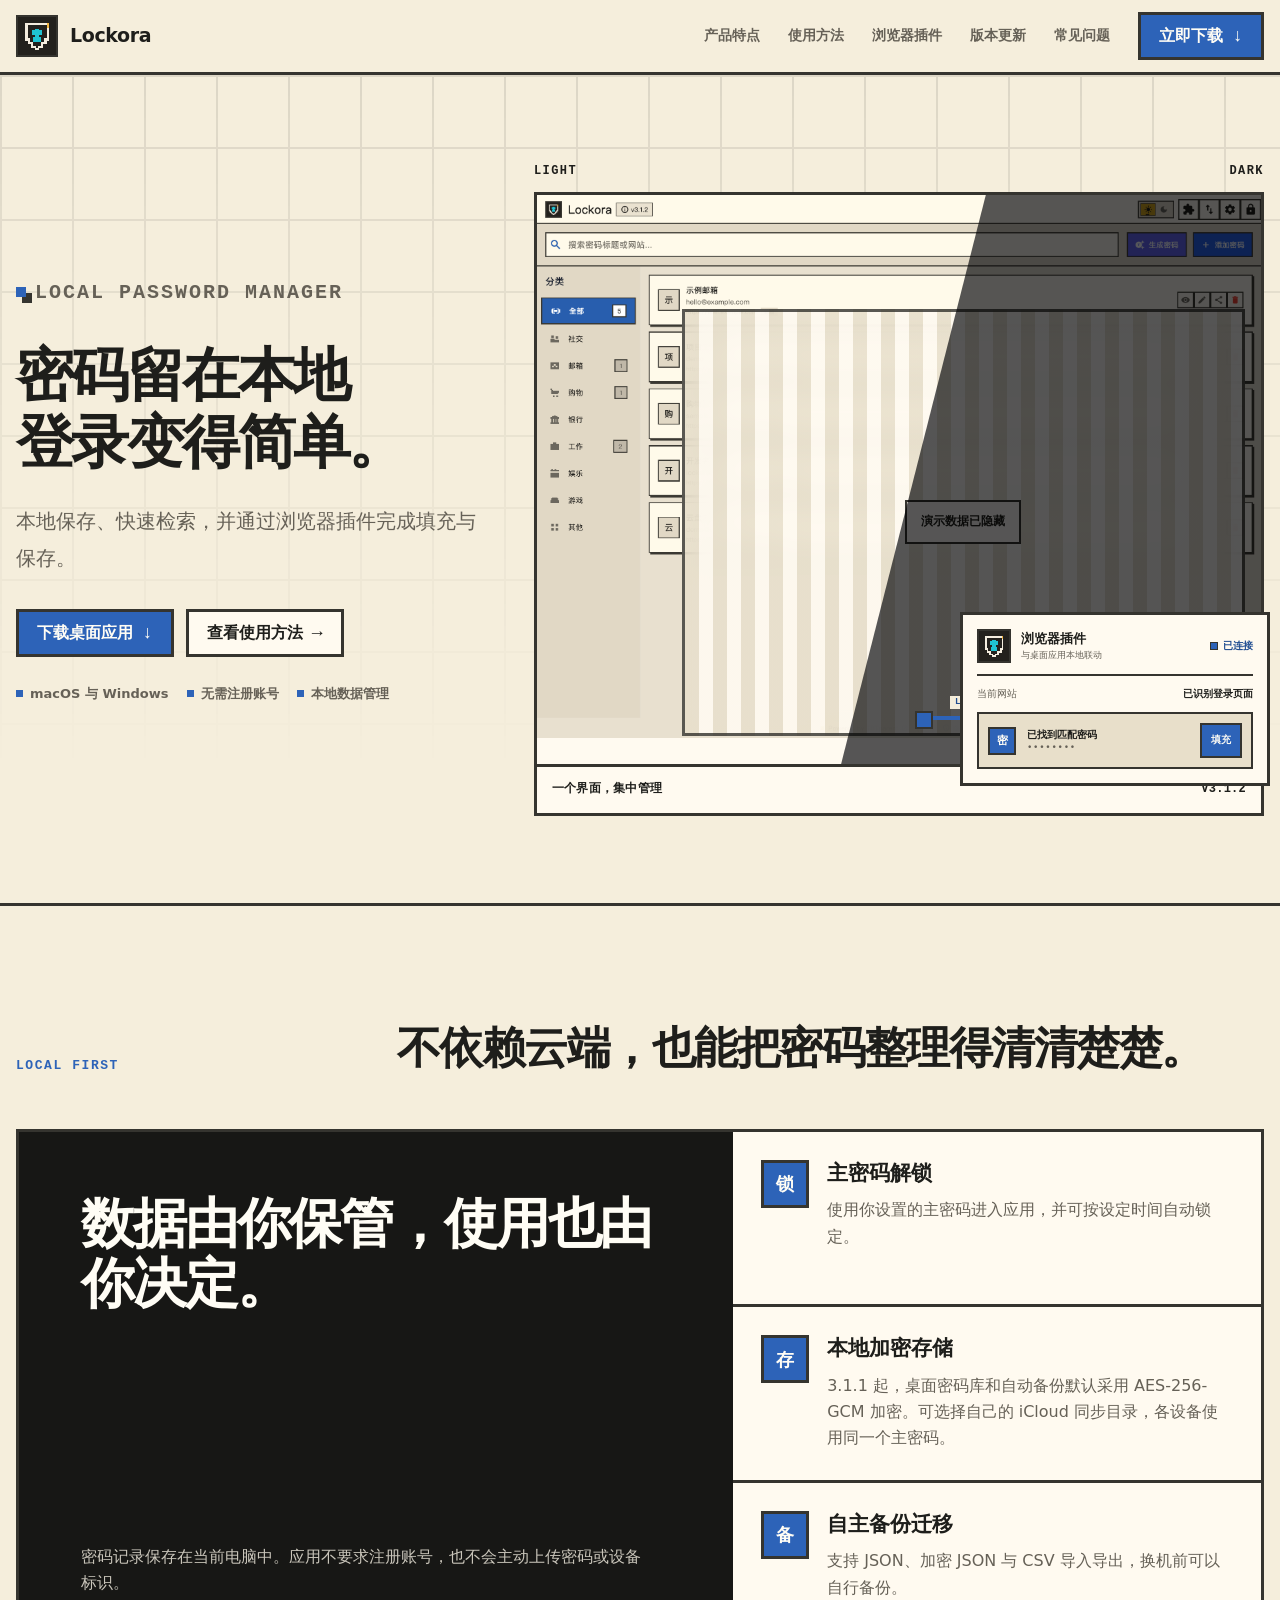
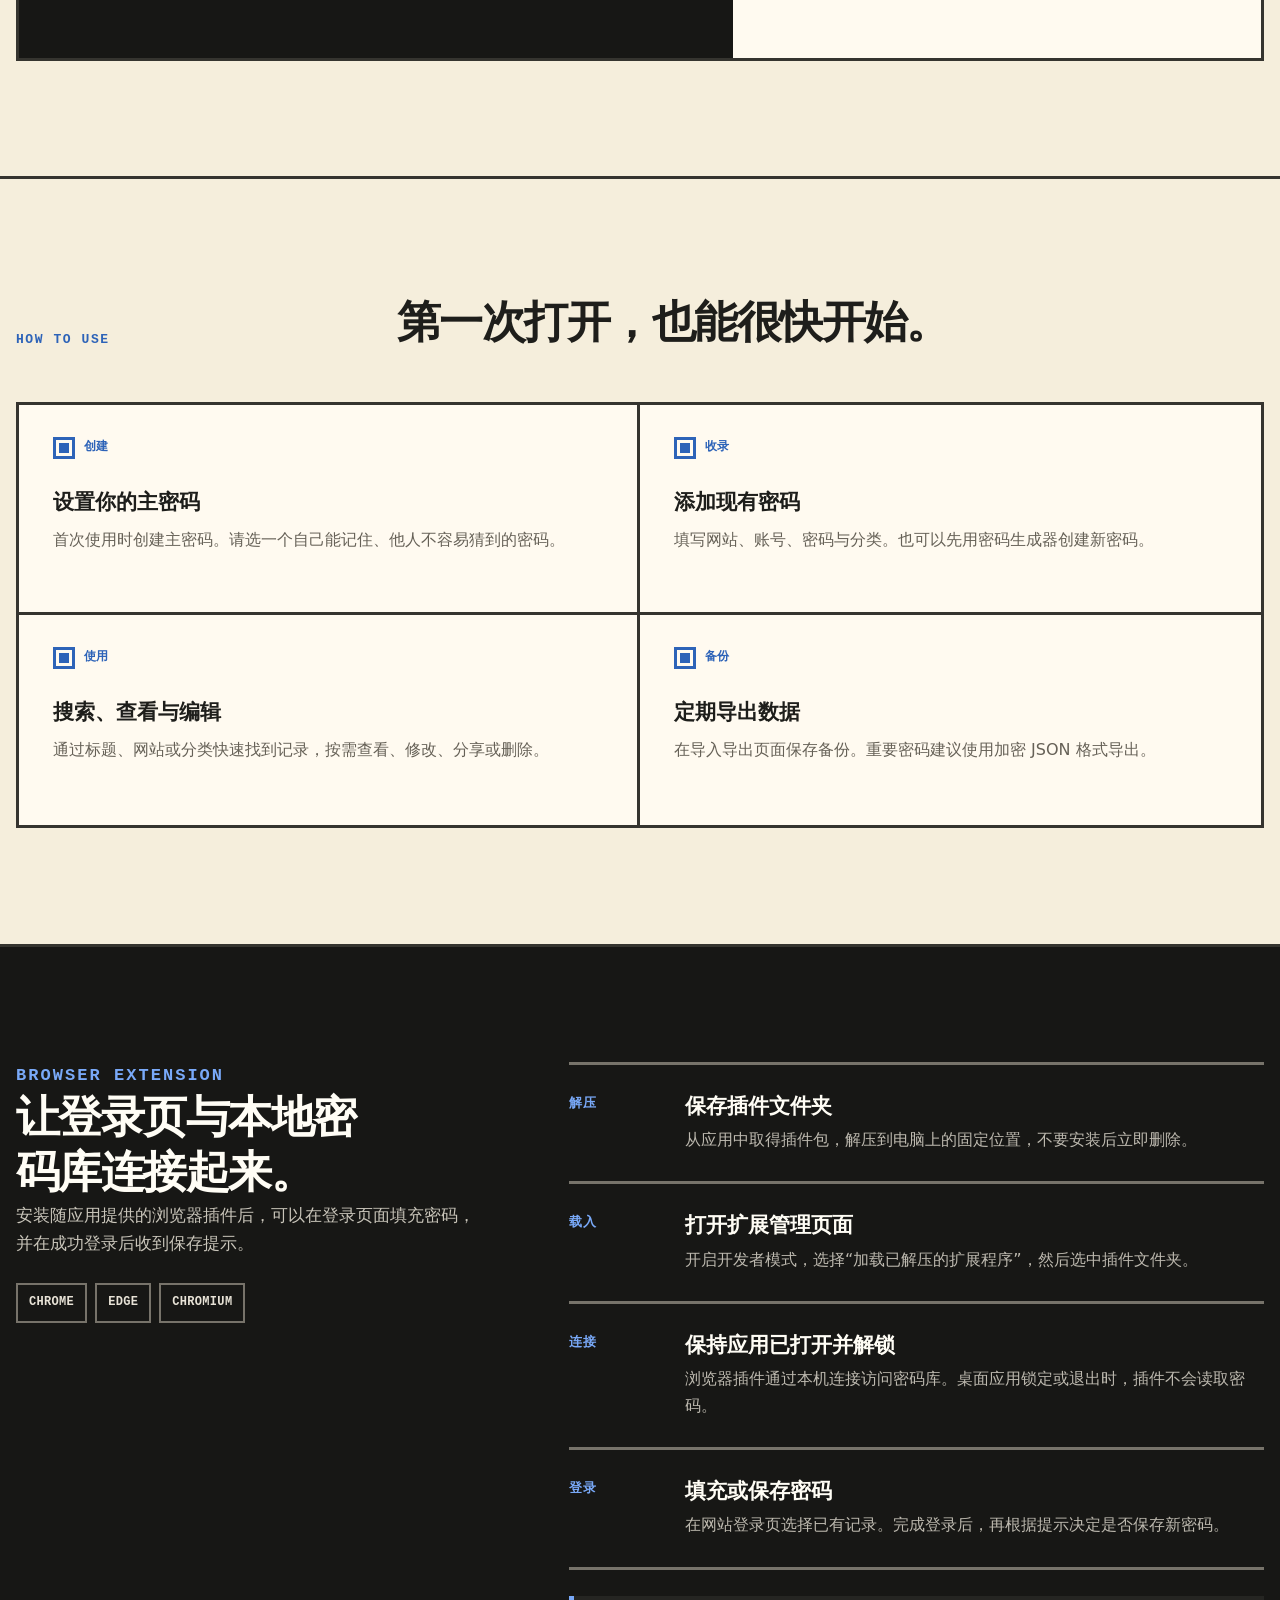
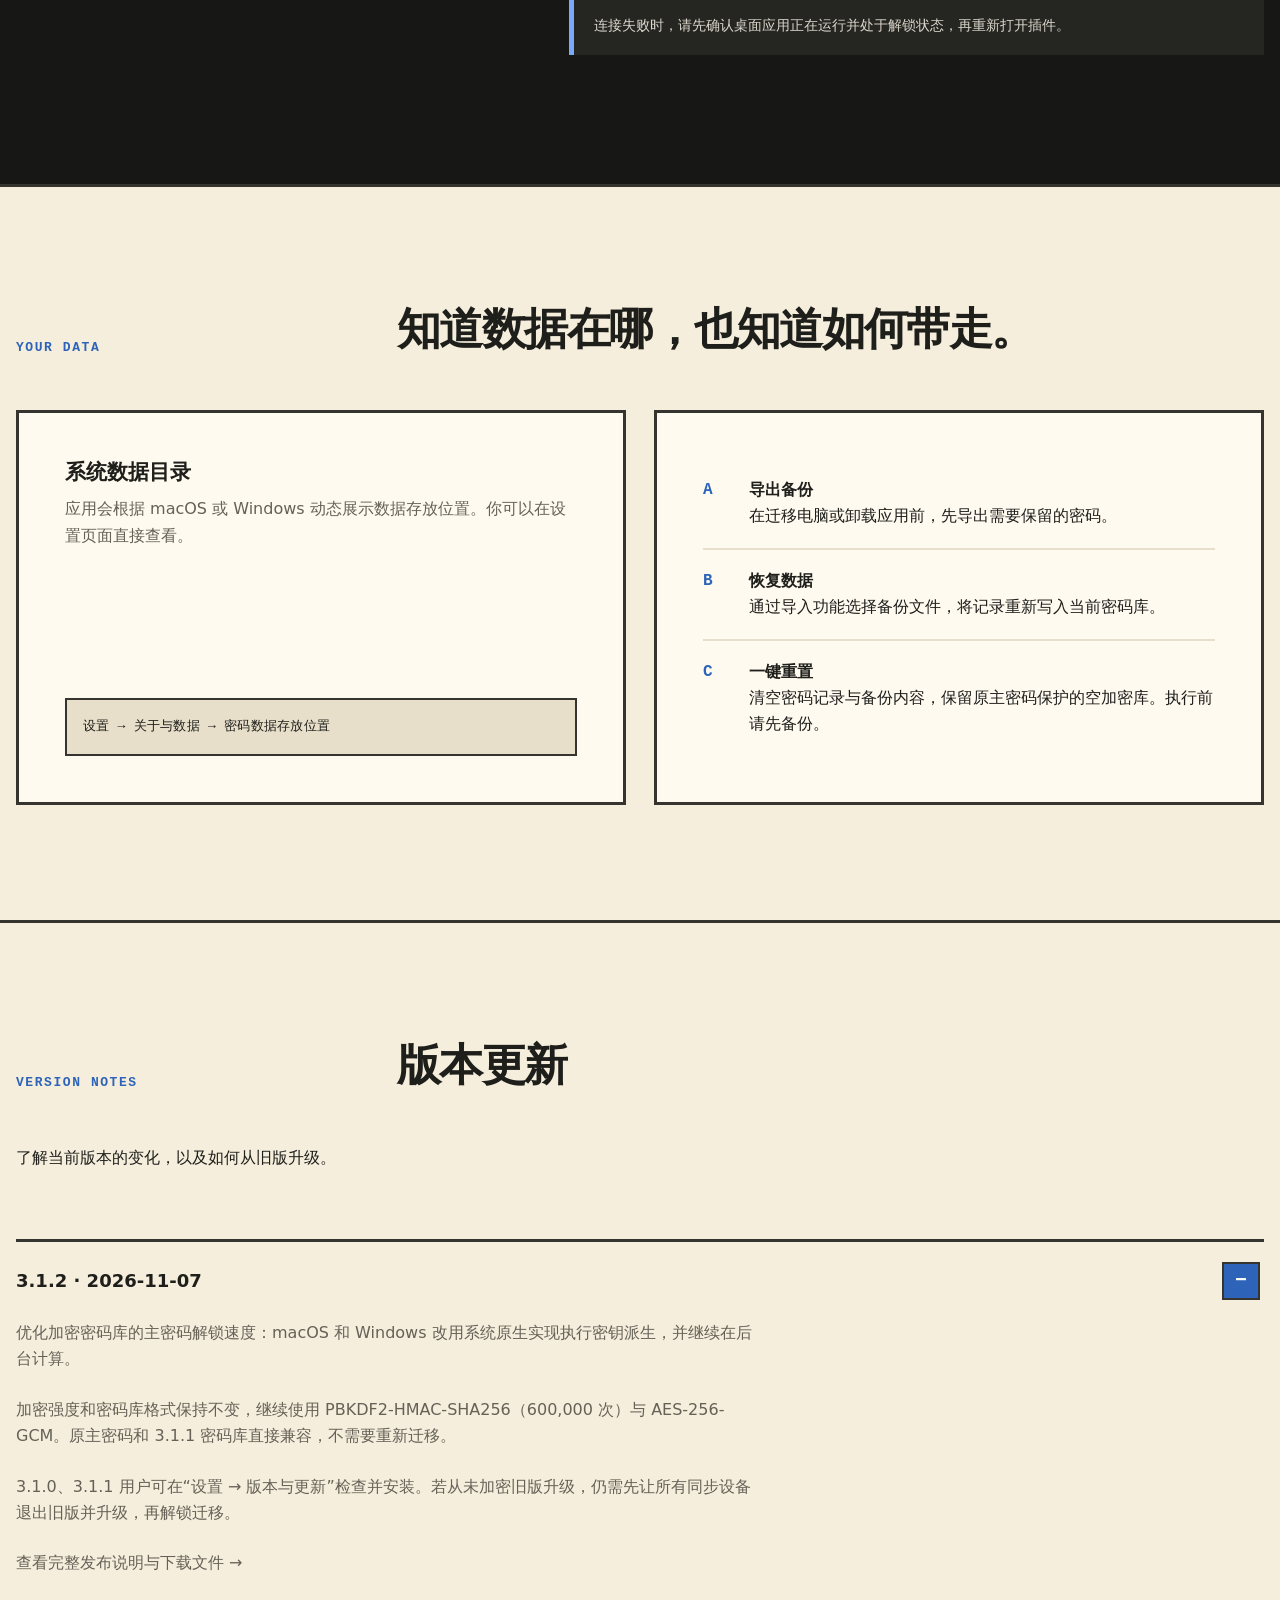
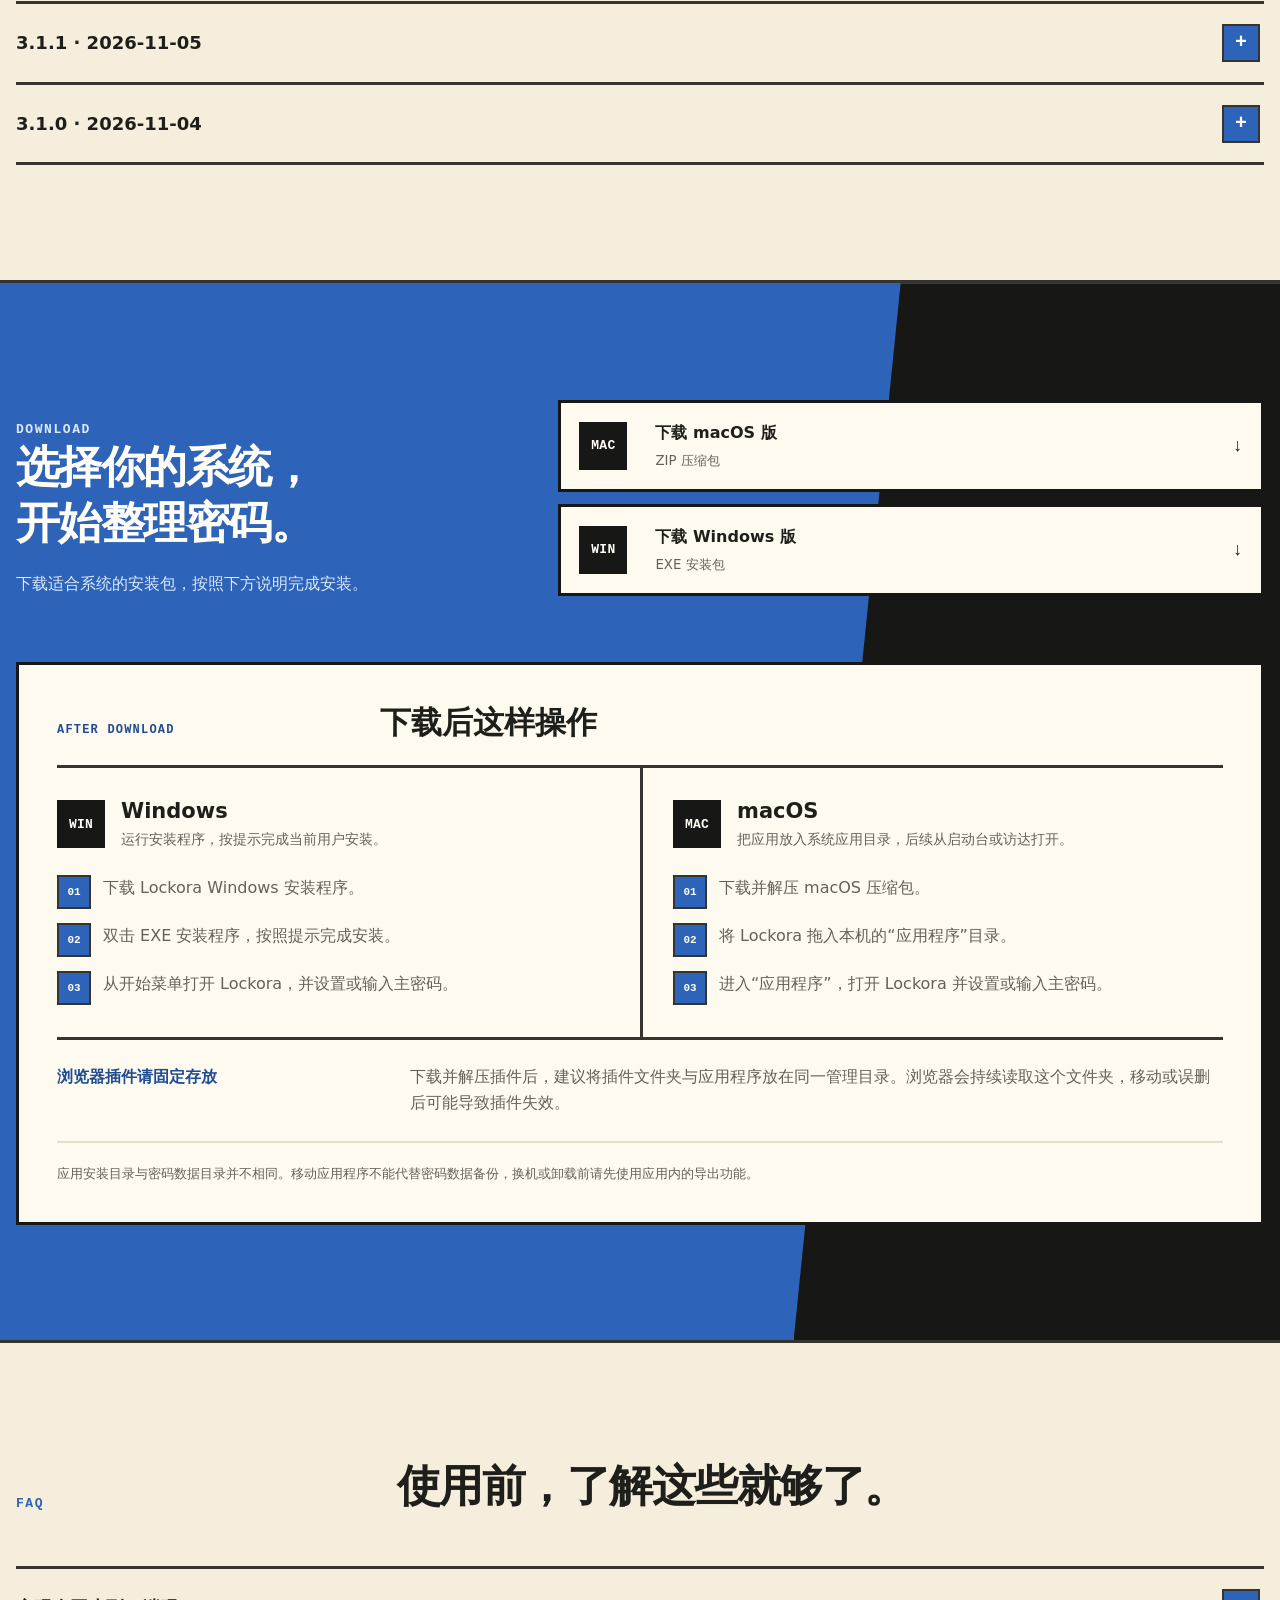
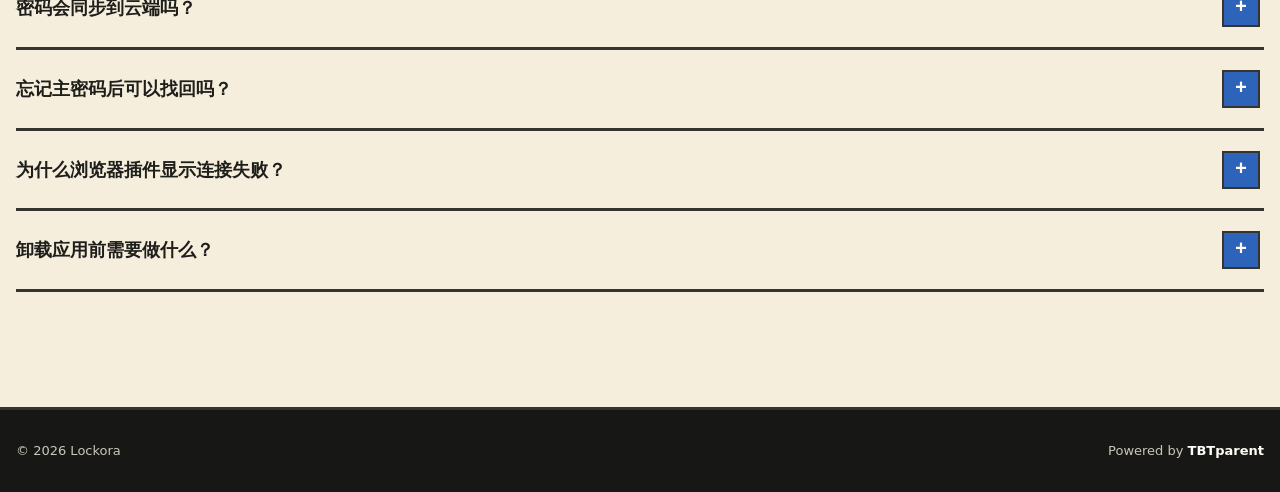
<file: landing.html>
<!doctype html>
<html lang="zh-CN">
<head>
  <meta charset="utf-8">
  <meta name="viewport" content="width=device-width, initial-scale=1">
  <meta name="description" content="Lockora 是一款面向 macOS 与 Windows 的本地密码管理器，支持密码生成、分类检索、浏览器填充与导入导出。">
  <meta name="theme-color" content="#f5eedc">
  <title>Lockora | 本地保存，轻松使用</title>
  <link rel="icon" href="landing-assets/logo.png?v=lockora">
  <link rel="stylesheet" href="landing.css">
</head>
<body>
  <a class="skip-link" href="#main">跳到主要内容</a>

  <header class="site-header">
    <nav class="nav shell" aria-label="主要导航">
      <a class="brand" href="#top" aria-label="Lockora 首页">
        <img src="landing-assets/logo.png?v=lockora" alt="Lockora 像素盾牌图标" width="42" height="42">
        <span>Lockora</span>
      </a>
      <div class="nav-links">
        <a href="#features">产品特点</a>
        <a href="#guide">使用方法</a>
        <a href="#extension">浏览器插件</a>
        <a href="#updates">版本更新</a>
        <a href="#faq">常见问题</a>
      </div>
      <a class="button button-primary" href="#download">立即下载 <span class="pixel-arrow" aria-hidden="true">↓</span></a>
    </nav>
  </header>

  <main id="main">
    <section class="hero" id="top">
      <div class="hero-grid shell">
        <div class="hero-copy reveal">
          <p class="eyebrow mono">LOCAL PASSWORD MANAGER</p>
          <h1>密码留在本地<br>登录变得简单。</h1>
          <p>本地保存、快速检索，并通过浏览器插件完成填充与保存。</p>
          <div class="hero-actions">
            <a class="button button-primary" href="#download">下载桌面应用 <span class="pixel-arrow" aria-hidden="true">↓</span></a>
            <a class="button button-secondary" href="#guide">查看使用方法 <span class="pixel-arrow" aria-hidden="true">→</span></a>
          </div>
          <div class="hero-note" aria-label="支持特性">
            <span>macOS 与 Windows</span>
            <span>无需注册账号</span>
            <span>本地数据管理</span>
          </div>
        </div>

        <div class="product-stage reveal">
          <div class="theme-labels mono" aria-hidden="true">
            <span>LIGHT</span>
            <span>DARK</span>
          </div>
          <figure class="product-figure">
            <div class="product-window">
              <img src="landing-assets/app-overview.png?v=lockora-3.1.2" alt="Lockora 3.1.2 主界面，新版盾牌图标与演示密码数据">
              <div class="privacy-mask" aria-hidden="true"><span>演示数据已隐藏</span></div>
            </div>
            <figcaption class="product-caption mono">
              <span>一个界面，集中管理</span>
              <span>V3.1.2</span>
            </figcaption>
          </figure>

          <span class="connection-link" aria-hidden="true"><i></i></span>
          <aside class="extension-preview" aria-label="浏览器插件与桌面应用联动示意">
            <div class="extension-preview-head">
              <img src="landing-assets/browser-extension.png?v=lockora" alt="浏览器插件图标" width="34" height="34">
              <div>
                <strong>浏览器插件</strong>
                <span>与桌面应用本地联动</span>
              </div>
              <span class="extension-status"><i aria-hidden="true"></i>已连接</span>
            </div>
            <div class="extension-site">
              <span>当前网站</span>
              <strong>已识别登录页面</strong>
            </div>
            <div class="extension-entry">
              <span class="extension-entry-icon" aria-hidden="true">密</span>
              <span><strong>已找到匹配密码</strong><small>••••••••</small></span>
              <span class="extension-fill">填充</span>
            </div>
          </aside>
        </div>
      </div>
    </section>

    <section class="section" id="features">
      <div class="shell">
        <div class="section-head reveal">
          <p class="section-kicker mono">LOCAL FIRST</p>
          <h2>不依赖云端，也能把密码整理得清清楚楚。</h2>
        </div>

        <div class="trust-layout reveal">
          <div class="trust-lead">
            <strong>数据由你保管，使用也由你决定。</strong>
            <p>密码记录保存在当前电脑中。应用不要求注册账号，也不会主动上传密码或设备标识。</p>
          </div>
          <div class="trust-list">
            <article class="trust-item">
              <span class="pixel-tile" aria-hidden="true">锁</span>
              <div>
                <h3>主密码解锁</h3>
                <p>使用你设置的主密码进入应用，并可按设定时间自动锁定。</p>
              </div>
            </article>
            <article class="trust-item">
              <span class="pixel-tile" aria-hidden="true">存</span>
              <div>
                <h3>本地加密存储</h3>
                <p>3.1.1 起，桌面密码库和自动备份默认采用 AES-256-GCM 加密。可选择自己的 iCloud 同步目录，各设备使用同一个主密码。</p>
              </div>
            </article>
            <article class="trust-item">
              <span class="pixel-tile" aria-hidden="true">备</span>
              <div>
                <h3>自主备份迁移</h3>
                <p>支持 JSON、加密 JSON 与 CSV 导入导出，换机前可以自行备份。</p>
              </div>
            </article>
          </div>
        </div>
      </div>
    </section>

    <section class="section" id="guide">
      <div class="shell">
        <div class="section-head reveal">
          <p class="section-kicker mono">HOW TO USE</p>
          <h2>第一次打开，也能很快开始。</h2>
        </div>

        <div class="flow reveal">
          <article class="flow-item">
            <span class="flow-mark mono">创建</span>
            <h3>设置你的主密码</h3>
            <p>首次使用时创建主密码。请选一个自己能记住、他人不容易猜到的密码。</p>
          </article>
          <article class="flow-item">
            <span class="flow-mark mono">收录</span>
            <h3>添加现有密码</h3>
            <p>填写网站、账号、密码与分类。也可以先用密码生成器创建新密码。</p>
          </article>
          <article class="flow-item">
            <span class="flow-mark mono">使用</span>
            <h3>搜索、查看与编辑</h3>
            <p>通过标题、网站或分类快速找到记录，按需查看、修改、分享或删除。</p>
          </article>
          <article class="flow-item">
            <span class="flow-mark mono">备份</span>
            <h3>定期导出数据</h3>
            <p>在导入导出页面保存备份。重要密码建议使用加密 JSON 格式导出。</p>
          </article>
        </div>
      </div>
    </section>

    <section class="section extension-section" id="extension">
      <div class="shell">
        <div class="extension-layout">
          <div class="extension-copy reveal">
            <p class="section-kicker mono">BROWSER EXTENSION</p>
            <h2>让登录页与本地密码库连接起来。</h2>
            <p>安装随应用提供的浏览器插件后，可以在登录页面填充密码，并在成功登录后收到保存提示。</p>
            <div class="browser-badges mono" aria-label="支持的浏览器">
              <span>CHROME</span>
              <span>EDGE</span>
              <span>CHROMIUM</span>
            </div>
          </div>

          <div class="reveal">
            <div class="extension-steps">
              <article class="extension-step">
                <span class="verb mono">解压</span>
                <div>
                  <h3>保存插件文件夹</h3>
                  <p>从应用中取得插件包，解压到电脑上的固定位置，不要安装后立即删除。</p>
                </div>
              </article>
              <article class="extension-step">
                <span class="verb mono">载入</span>
                <div>
                  <h3>打开扩展管理页面</h3>
                  <p>开启开发者模式，选择“加载已解压的扩展程序”，然后选中插件文件夹。</p>
                </div>
              </article>
              <article class="extension-step">
                <span class="verb mono">连接</span>
                <div>
                  <h3>保持应用已打开并解锁</h3>
                  <p>浏览器插件通过本机连接访问密码库。桌面应用锁定或退出时，插件不会读取密码。</p>
                </div>
              </article>
              <article class="extension-step">
                <span class="verb mono">登录</span>
                <div>
                  <h3>填充或保存密码</h3>
                  <p>在网站登录页选择已有记录。完成登录后，再根据提示决定是否保存新密码。</p>
                </div>
              </article>
            </div>
            <p class="extension-tip">连接失败时，请先确认桌面应用正在运行并处于解锁状态，再重新打开插件。</p>
          </div>
        </div>
      </div>
    </section>

    <section class="section" id="data">
      <div class="shell">
        <div class="section-head reveal">
          <p class="section-kicker mono">YOUR DATA</p>
          <h2>知道数据在哪，也知道如何带走。</h2>
        </div>

        <div class="data-layout reveal">
          <article class="data-copy">
            <div>
              <h3>系统数据目录</h3>
              <p>应用会根据 macOS 或 Windows 动态展示数据存放位置。你可以在设置页面直接查看。</p>
            </div>
            <div class="path-box mono">设置 → 关于与数据 → 密码数据存放位置</div>
          </article>
          <article class="data-panel">
            <ul class="data-list">
              <li><b class="mono">A</b><span><strong>导出备份</strong><br>在迁移电脑或卸载应用前，先导出需要保留的密码。</span></li>
              <li><b class="mono">B</b><span><strong>恢复数据</strong><br>通过导入功能选择备份文件，将记录重新写入当前密码库。</span></li>
              <li><b class="mono">C</b><span><strong>一键重置</strong><br>清空密码记录与备份内容，保留原主密码保护的空加密库。执行前请先备份。</span></li>
            </ul>
          </article>
        </div>
      </div>
    </section>

    <section class="section" id="updates">
      <div class="shell">
        <div class="section-head reveal">
          <p class="section-kicker mono">VERSION NOTES</p>
          <h2>版本更新</h2>
          <p>了解当前版本的变化，以及如何从旧版升级。</p>
        </div>
        <div class="faq-list reveal">
          <details open>
            <summary>3.1.2 · 2026-11-07</summary>
            <p>优化加密密码库的主密码解锁速度：macOS 和 Windows 改用系统原生实现执行密钥派生，并继续在后台计算。</p>
            <p>加密强度和密码库格式保持不变，继续使用 PBKDF2-HMAC-SHA256（600,000 次）与 AES-256-GCM。原主密码和 3.1.1 密码库直接兼容，不需要重新迁移。</p>
            <p>3.1.0、3.1.1 用户可在“设置 → 版本与更新”检查并安装。若从未加密旧版升级，仍需先让所有同步设备退出旧版并升级，再解锁迁移。</p>
            <p><a href="https://github.com/JojoShine/password_manager/releases/tag/lockora-v3.1.2" target="_blank" rel="noopener noreferrer">查看完整发布说明与下载文件 →</a></p>
          </details>
          <details>
            <summary>3.1.1 · 2026-11-05</summary>
            <p>macOS 和 Windows 密码库默认使用 AES-256-GCM 认证加密，主文件、自动备份与写入临时文件均保存为密文。主密码通过带随机盐的 PBKDF2-HMAC-SHA256（600,000 次）派生密钥，同一个同步库在各设备使用同一个主密码。</p>
            <p>3.1.0 用户可进入“设置 → 版本与更新”检查并安装；3.0.0 用户需手动下载安装。所有同步设备应先退出旧版并升级至 3.1.1，再用原主密码解锁迁移，旧版不能继续写入新格式。</p>
            <p>历史导出、旧目录副本与云盘历史版本不会自动清理。普通 JSON、CSV 导出仍为明文；本次加密适用于桌面版，不覆盖 Web 和移动端的原有存储实现。</p>
            <p><a href="https://github.com/JojoShine/password_manager/releases/tag/lockora-v3.1.1" target="_blank" rel="noopener noreferrer">查看完整发布说明与下载文件 →</a></p>
          </details>
          <details>
            <summary>3.1.0 · 2026-11-04</summary>
            <p>应用和浏览器扩展统一更名为 Lockora，更新图标。支持更改密码库目录，可选择 iCloud 等自己的同步目录；改进重复保存提示、扩展连接恢复与底部显示。</p>
            <p>macOS 和 Windows 新增“设置 → 版本与更新”，可检查版本并由用户确认安装，更新包会验证签名。正在编辑、保存或导入导出时会阻止更新退出。</p>
            <p>3.0.0 用户需手动安装本版一次，原设置与密码库路径继续保留。3.1.0 尚未启用桌面密码库的默认加密，主密码解锁不等于文件加密。</p>
            <p><a href="https://github.com/JojoShine/password_manager/releases/tag/lockora-v3.1.0" target="_blank" rel="noopener noreferrer">查看完整发布说明与下载文件 →</a></p>
          </details>
        </div>
      </div>
    </section>

    <section class="section download-section" id="download">
      <div class="download-content shell">
        <div class="reveal">
          <p class="section-kicker download-kicker mono">DOWNLOAD</p>
          <h2>选择你的系统，开始整理密码。</h2>
          <p>下载适合系统的安装包，按照下方说明完成安装。</p>
        </div>
        <div class="download-options reveal">
          <a class="download-card" href="https://tbtparent-me.oss-cn-hangzhou.aliyuncs.com/Download/lockora/releases/3.1.2/Lockora-3.1.2-macos.zip" download>
            <span class="os-icon mono" aria-hidden="true">MAC</span>
            <span><strong>下载 macOS 版</strong><small>ZIP 压缩包</small></span>
            <span class="pixel-arrow" aria-hidden="true">↓</span>
          </a>
          <a class="download-card" href="https://tbtparent-me.oss-cn-hangzhou.aliyuncs.com/Download/lockora/releases/3.1.2/Lockora-3.1.2-windows-setup.exe" download>
            <span class="os-icon mono" aria-hidden="true">WIN</span>
            <span><strong>下载 Windows 版</strong><small>EXE 安装包</small></span>
            <span class="pixel-arrow" aria-hidden="true">↓</span>
          </a>
        </div>
      </div>

      <div class="install-guide shell reveal" aria-labelledby="install-title">
        <div class="install-guide-head">
          <p class="mono">AFTER DOWNLOAD</p>
          <h3 id="install-title">下载后这样操作</h3>
        </div>

        <div class="install-platforms">
          <article class="install-platform">
            <div class="install-platform-title">
              <span class="os-icon mono" aria-hidden="true">WIN</span>
              <div>
                <h3>Windows</h3>
                <p>运行安装程序，按提示完成当前用户安装。</p>
              </div>
            </div>
            <ol class="install-step-list">
              <li>下载 Lockora Windows 安装程序。</li>
              <li>双击 EXE 安装程序，按照提示完成安装。</li>
              <li>从开始菜单打开 Lockora，并设置或输入主密码。</li>
            </ol>
          </article>

          <article class="install-platform">
            <div class="install-platform-title">
              <span class="os-icon mono" aria-hidden="true">MAC</span>
              <div>
                <h3>macOS</h3>
                <p>把应用放入系统应用目录，后续从启动台或访达打开。</p>
              </div>
            </div>
            <ol class="install-step-list">
              <li>下载并解压 macOS 压缩包。</li>
              <li>将 Lockora 拖入本机的“应用程序”目录。</li>
              <li>进入“应用程序”，打开 Lockora 并设置或输入主密码。</li>
            </ol>
          </article>
        </div>

        <aside class="plugin-install-note">
          <strong>浏览器插件请固定存放</strong>
          <p>下载并解压插件后，建议将插件文件夹与应用程序放在同一管理目录。浏览器会持续读取这个文件夹，移动或误删后可能导致插件失效。</p>
        </aside>

        <p class="install-data-note">应用安装目录与密码数据目录并不相同。移动应用程序不能代替密码数据备份，换机或卸载前请先使用应用内的导出功能。</p>
      </div>
    </section>

    <section class="section" id="faq">
      <div class="shell">
        <div class="section-head reveal">
          <p class="section-kicker mono">FAQ</p>
          <h2>使用前，了解这些就够了。</h2>
        </div>

        <div class="faq-list reveal">
          <details>
            <summary>密码会同步到云端吗？</summary>
            <p>应用不会把密码库上传到开发者服务器。你可以在设置中选择自己的 iCloud Drive 等同步目录，由对应云盘服务同步加密文件；所有设备使用同一个主密码。</p>
          </details>
          <details>
            <summary>忘记主密码后可以找回吗？</summary>
            <p>主密码无法通过服务器找回，因为应用没有保存你的云端账号。请妥善记住主密码，并定期导出备份。</p>
          </details>
          <details>
            <summary>为什么浏览器插件显示连接失败？</summary>
            <p>请先打开桌面应用并完成解锁。插件需要通过本机连接访问密码库，应用退出或锁定后会停止提供密码。</p>
          </details>
          <details>
            <summary>卸载应用前需要做什么？</summary>
            <p>先导出需要保留的密码备份，再根据应用内“应用卸载流程”的提示处理本地数据目录。</p>
          </details>
        </div>
      </div>
    </section>
  </main>

  <footer>
    <div class="footer-inner shell">
      <span>© <span id="year">2026</span> Lockora</span>
      <span>Powered by <a href="https://tbtparent.me" target="_blank" rel="noopener noreferrer">TBTparent</a></span>
    </div>
  </footer>
  <script src="landing.js"></script>
</body>
</html>
</file>
<file: landing.css>
:root {
      --paper: #f5eedc;
      --paper-strong: #fffaf0;
      --paper-muted: #e8dfca;
      --ink: #1e1e1b;
      --ink-soft: #666157;
      --line: #35342f;
      --blue: #2d63b8;
      --blue-deep: #204d91;
      --white: #fffdf5;
      --black: #171715;
      --red: #d54a3a;
      --max: 1440px;
      --pixel: 3px;
    }

    * {
      box-sizing: border-box;
    }

    html {
      scroll-behavior: smooth;
      background: var(--paper);
    }

    body {
      margin: 0;
      color: var(--ink);
      background: var(--paper);
      font-family: "PingFang SC", "Microsoft YaHei", "Noto Sans CJK SC", system-ui, sans-serif;
      line-height: 1.65;
      -webkit-font-smoothing: antialiased;
    }

    button,
    a {
      font: inherit;
    }

    a {
      color: inherit;
      text-decoration: none;
    }

    img {
      display: block;
      max-width: 100%;
    }

    ::selection {
      color: var(--white);
      background: var(--blue);
    }

    .mono {
      font-family: ui-monospace, SFMono-Regular, Menlo, Monaco, Consolas, "Liberation Mono", monospace;
      letter-spacing: .02em;
    }

    .skip-link {
      position: fixed;
      top: 10px;
      left: 10px;
      z-index: 100;
      padding: 10px 14px;
      color: var(--white);
      background: var(--black);
      border: 2px solid var(--white);
      transform: translateY(-160%);
    }

    .skip-link:focus {
      transform: translateY(0);
    }

    .shell {
      width: min(calc(100% - 32px), var(--max));
      margin-inline: auto;
    }

    .site-header {
      position: sticky;
      top: 0;
      z-index: 30;
      background: rgba(245, 238, 220, .96);
      border-bottom: var(--pixel) solid var(--line);
      backdrop-filter: blur(10px);
    }

    .nav {
      min-height: 72px;
      display: flex;
      align-items: center;
      gap: 28px;
    }

    .brand {
      display: inline-flex;
      align-items: center;
      gap: 12px;
      flex: 0 0 auto;
      font-size: 19px;
      font-weight: 900;
      letter-spacing: -.02em;
    }

    .brand img {
      width: 42px;
      height: 42px;
      object-fit: cover;
      image-rendering: pixelated;
      border: 2px solid var(--line);
      background: var(--paper-strong);
    }

    .nav-links {
      display: flex;
      align-items: center;
      justify-content: center;
      gap: 28px;
      margin-left: auto;
      color: var(--ink-soft);
      font-size: 14px;
      font-weight: 700;
    }

    .nav-links a:hover,
    .nav-links a:focus-visible {
      color: var(--blue);
    }

    .button {
      min-height: 48px;
      display: inline-flex;
      align-items: center;
      justify-content: center;
      gap: 9px;
      padding: 11px 18px;
      font-weight: 900;
      line-height: 1.1;
      border: var(--pixel) solid var(--line);
      border-radius: 0;
      cursor: pointer;
      transition: transform 140ms ease, background-color 140ms ease, color 140ms ease;
    }

    .button:hover {
      transform: translateY(-2px);
    }

    .button:active {
      transform: translateY(1px);
    }

    .button:focus-visible,
    summary:focus-visible,
    a:focus-visible {
      outline: 3px solid var(--blue);
      outline-offset: 3px;
    }

    .button-primary {
      color: var(--white);
      background: var(--blue);
    }

    .button-primary:hover {
      background: var(--blue-deep);
    }

    .button-secondary {
      color: var(--ink);
      background: var(--paper-strong);
    }

    .button-dark {
      color: var(--white);
      background: var(--black);
      border-color: var(--black);
    }

    .pixel-arrow {
      font-family: ui-monospace, monospace;
      font-size: 18px;
      line-height: 1;
    }

    .hero {
      position: relative;
      overflow: hidden;
      min-height: calc(100svh - 72px);
      border-bottom: var(--pixel) solid var(--line);
      background: var(--paper);
    }

    .hero::before {
      content: "";
      position: absolute;
      inset: 0;
      pointer-events: none;
      opacity: .12;
      background-image:
        linear-gradient(var(--line) 2px, transparent 2px),
        linear-gradient(90deg, var(--line) 2px, transparent 2px);
      background-size: 72px 72px;
      mask-image: linear-gradient(to bottom, #000, transparent 85%);
    }

    .hero-grid {
      position: relative;
      z-index: 1;
      min-height: calc(100svh - 72px);
      display: grid;
      grid-template-columns: minmax(430px, .78fr) minmax(0, 1.22fr);
      align-items: center;
      gap: clamp(28px, 4vw, 64px);
      padding-block: clamp(28px, 4vw, 50px);
    }

    .eyebrow {
      display: inline-flex;
      align-items: center;
      gap: 9px;
      margin: 0 0 22px;
      color: var(--blue);
      font-size: 13px;
      font-weight: 900;
      text-transform: uppercase;
      letter-spacing: .1em;
    }

    .eyebrow::before {
      content: "";
      width: 10px;
      height: 10px;
      background: var(--blue);
      box-shadow: 6px 6px 0 var(--line);
    }

    h1,
    h2,
    h3,
    p {
      margin-top: 0;
    }

    h1 {
      max-width: 650px;
      margin-bottom: 26px;
      font-size: clamp(42px, 4.5vw, 66px);
      line-height: 1.16;
      letter-spacing: -.045em;
      text-wrap: balance;
    }

    .hero-copy {
      width: auto;
      min-width: 0;
    }

    .hero-copy > p {
      max-width: 610px;
      margin-bottom: 32px;
      color: var(--ink-soft);
      font-size: clamp(17px, 1.8vw, 20px);
      line-height: 1.85;
    }

    .hero-actions {
      display: flex;
      flex-wrap: wrap;
      gap: 12px;
    }

    .hero-note {
      display: flex;
      flex-wrap: wrap;
      gap: 8px 18px;
      margin-top: 26px;
      color: var(--ink-soft);
      font-size: 13px;
      font-weight: 700;
    }

    .hero-note span {
      display: inline-flex;
      align-items: center;
      gap: 7px;
    }

    .hero-note span::before {
      content: "";
      width: 7px;
      height: 7px;
      background: var(--blue);
    }

    .product-stage {
      position: relative;
      min-width: 0;
      margin-top: 0;
    }

    .theme-labels {
      display: flex;
      justify-content: space-between;
      margin-bottom: 10px;
      color: var(--ink);
      font-size: 12px;
      font-weight: 900;
      letter-spacing: .12em;
    }

    .theme-labels span:first-child {
      color: var(--ink);
    }

    .product-window {
      position: relative;
      overflow: hidden;
      width: min(100%, calc(126.9svh - 328px));
      margin-left: auto;
      aspect-ratio: 2274 / 1792;
      border: var(--pixel) solid var(--line);
      background: var(--paper-strong);
      isolation: isolate;
    }

    .product-window::after {
      content: "";
      position: absolute;
      z-index: 6;
      inset: 0;
      pointer-events: none;
      background: rgba(6, 8, 12, .68);
      mix-blend-mode: multiply;
      clip-path: polygon(62% 0, 100% 0, 100% 100%, 42% 100%);
    }

    .product-figure {
      margin: 0;
    }

    .product-window img {
      width: 100%;
      height: 100%;
      object-fit: contain;
      object-position: center top;
    }

    .privacy-mask {
      position: absolute;
      z-index: 4;
      top: 20%;
      right: 2.2%;
      bottom: 5%;
      left: 20%;
      display: grid;
      place-items: center;
      overflow: hidden;
      border: 3px solid rgba(53, 52, 47, .82);
      background:
        repeating-linear-gradient(
          90deg,
          rgba(232, 223, 202, .84) 0 14px,
          rgba(255, 250, 240, .9) 14px 28px
        );
      backdrop-filter: blur(14px) saturate(.5);
    }

    .privacy-mask span {
      position: relative;
      z-index: 1;
      padding: 10px 14px;
      color: var(--ink);
      background: var(--paper-strong);
      border: 2px solid var(--line);
      font-size: 12px;
      font-weight: 900;
    }

    .product-caption {
      display: flex;
      align-items: center;
      justify-content: space-between;
      gap: 16px;
      padding: 13px 15px;
      color: var(--ink);
      background: var(--paper-strong);
      border: var(--pixel) solid var(--line);
      border-top: 0;
      font-size: 12px;
      font-weight: 800;
    }

    .product-caption span:last-child {
      color: var(--ink);
    }

    .connection-link {
      position: absolute;
      z-index: 7;
      right: 250px;
      bottom: 96px;
      width: 92px;
      height: 4px;
      background: var(--blue);
    }

    .connection-link::before,
    .connection-link::after {
      content: "";
      position: absolute;
      top: -5px;
      width: 14px;
      height: 14px;
      background: var(--blue);
      border: 2px solid var(--line);
    }

    .connection-link::before {
      left: -7px;
    }

    .connection-link::after {
      right: -7px;
    }

    .connection-link i {
      position: absolute;
      top: -20px;
      left: 28px;
      padding: 2px 5px;
      color: var(--blue-deep);
      background: var(--paper);
      font: 900 9px/1 ui-monospace, monospace;
      letter-spacing: .08em;
    }

    .connection-link i::before {
      content: "LOCAL";
    }

    .extension-preview {
      position: absolute;
      z-index: 8;
      right: -6px;
      bottom: 30px;
      width: min(310px, 43%);
      padding: 14px;
      color: var(--ink);
      background: var(--paper-strong);
      border: var(--pixel) solid var(--line);
    }

    .extension-preview-head {
      display: grid;
      grid-template-columns: 34px 1fr auto;
      gap: 10px;
      align-items: center;
      padding-bottom: 11px;
      border-bottom: 2px solid var(--line);
    }

    .extension-preview-head img {
      width: 34px;
      height: 34px;
      object-fit: cover;
      image-rendering: pixelated;
      border: 2px solid var(--line);
    }

    .extension-preview-head strong,
    .extension-preview-head span,
    .extension-site span,
    .extension-site strong,
    .extension-entry strong,
    .extension-entry small {
      display: block;
    }

    .extension-preview-head strong {
      font-size: 13px;
      line-height: 1.2;
    }

    .extension-preview-head div > span {
      margin-top: 3px;
      color: var(--ink-soft);
      font-size: 9px;
      line-height: 1.25;
    }

    .extension-status {
      display: inline-flex !important;
      align-items: center;
      gap: 5px;
      color: var(--blue-deep);
      font-size: 10px;
      font-weight: 900;
      white-space: nowrap;
    }

    .extension-status i {
      width: 8px;
      height: 8px;
      background: var(--blue);
      border: 1px solid var(--line);
    }

    .extension-site {
      display: grid;
      grid-template-columns: auto 1fr;
      gap: 10px;
      padding: 10px 0;
      color: var(--ink-soft);
      font-size: 10px;
    }

    .extension-site strong {
      color: var(--ink);
      text-align: right;
    }

    .extension-entry {
      display: grid;
      grid-template-columns: 30px 1fr auto;
      gap: 9px;
      align-items: center;
      padding: 9px;
      background: var(--paper-muted);
      border: 2px solid var(--line);
    }

    .extension-entry-icon {
      width: 28px;
      height: 28px;
      display: grid;
      place-items: center;
      color: var(--white);
      background: var(--blue);
      border: 2px solid var(--line);
      font-size: 11px;
      font-weight: 900;
    }

    .extension-entry strong {
      font-size: 10px;
      line-height: 1.2;
    }

    .extension-entry small {
      margin-top: 3px;
      color: var(--ink-soft);
      font: 800 9px/1 ui-monospace, monospace;
      letter-spacing: .08em;
    }

    .extension-fill {
      padding: 7px 9px;
      color: var(--white);
      background: var(--blue);
      border: 2px solid var(--line);
      font-size: 10px;
      font-weight: 900;
    }

    .section {
      padding-block: clamp(78px, 9vw, 128px);
      border-bottom: var(--pixel) solid var(--line);
    }

    .section-head {
      display: grid;
      grid-template-columns: minmax(150px, .38fr) 1fr;
      gap: clamp(28px, 4vw, 64px);
      align-items: end;
      margin-bottom: 52px;
    }

    .section-kicker {
      margin: 0;
      color: var(--blue);
      font-size: 13px;
      font-weight: 900;
      letter-spacing: .12em;
    }

    h2 {
      max-width: 900px;
      margin-bottom: 0;
      font-size: clamp(32px, 3.4vw, 50px);
      line-height: 1.28;
      letter-spacing: -.035em;
      text-wrap: balance;
    }

    h3 {
      margin-bottom: 10px;
      font-size: 21px;
      line-height: 1.3;
    }

    .trust-layout {
      display: grid;
      grid-template-columns: 1.15fr .85fr;
      border: var(--pixel) solid var(--line);
      background: var(--paper-strong);
    }

    .trust-lead {
      min-height: 420px;
      display: flex;
      flex-direction: column;
      justify-content: space-between;
      padding: clamp(30px, 5vw, 62px);
      color: var(--white);
      background: var(--black);
    }

    .trust-lead strong {
      max-width: 620px;
      font-size: clamp(34px, 4.2vw, 58px);
      line-height: 1.12;
      letter-spacing: -.04em;
    }

    .trust-lead p {
      max-width: 560px;
      margin-bottom: 0;
      color: #c9c5ba;
    }

    .trust-list {
      display: grid;
      grid-template-rows: repeat(3, 1fr);
    }

    .trust-item {
      display: grid;
      grid-template-columns: 48px 1fr;
      gap: 18px;
      align-items: start;
      padding: 28px;
      border-bottom: var(--pixel) solid var(--line);
    }

    .trust-item:last-child {
      border-bottom: 0;
    }

    .pixel-tile {
      width: 48px;
      height: 48px;
      display: grid;
      place-items: center;
      color: var(--white);
      background: var(--blue);
      border: var(--pixel) solid var(--line);
      font-size: 18px;
      font-weight: 900;
    }

    .trust-item p,
    .flow-item p,
    .extension-copy p,
    .data-copy p {
      margin-bottom: 0;
      color: var(--ink-soft);
    }

    .flow {
      display: grid;
      grid-template-columns: 1fr 1fr;
      gap: 0;
      border: var(--pixel) solid var(--line);
      background: var(--paper-strong);
    }

    .flow-item {
      position: relative;
      min-height: 210px;
      padding: 32px 34px;
      border-right: var(--pixel) solid var(--line);
      border-bottom: var(--pixel) solid var(--line);
    }

    .flow-item:nth-child(2n) {
      border-right: 0;
    }

    .flow-item:nth-last-child(-n+2) {
      border-bottom: 0;
    }

    .flow-mark {
      display: inline-flex;
      align-items: center;
      gap: 9px;
      margin-bottom: 30px;
      color: var(--blue);
      font-size: 12px;
      font-weight: 900;
    }

    .flow-mark::before {
      content: "";
      width: 16px;
      height: 16px;
      border: 3px solid var(--blue);
      box-shadow: inset 0 0 0 3px var(--paper-strong);
      background: var(--blue);
    }

    .extension-section {
      color: var(--white);
      background: var(--black);
    }

    .extension-section .section-kicker {
      color: #79a9f8;
    }

    .extension-layout {
      display: grid;
      grid-template-columns: .8fr 1.2fr;
      gap: clamp(46px, 7vw, 100px);
      align-items: start;
    }

    .extension-copy {
      position: sticky;
      top: 116px;
    }

    .extension-copy p {
      color: #c9c5ba;
      font-size: 17px;
    }

    .browser-badges {
      display: flex;
      flex-wrap: wrap;
      gap: 8px;
      margin-top: 26px;
    }

    .browser-badges span {
      padding: 8px 11px;
      border: 2px solid #77736a;
      color: #e8e3d7;
      font-size: 12px;
      font-weight: 800;
    }

    .extension-steps {
      border-top: var(--pixel) solid #77736a;
    }

    .extension-step {
      display: grid;
      grid-template-columns: 90px 1fr;
      gap: 26px;
      padding: 28px 0;
      border-bottom: var(--pixel) solid #77736a;
    }

    .extension-step .verb {
      color: #79a9f8;
      font-size: 13px;
      font-weight: 900;
      letter-spacing: .08em;
    }

    .extension-step h3 {
      margin-bottom: 7px;
    }

    .extension-step p {
      margin-bottom: 0;
      color: #bdb9af;
    }

    .extension-tip {
      margin-top: 26px;
      padding: 18px 20px;
      color: #dcd7cb;
      background: #252522;
      border-left: 5px solid #79a9f8;
      font-size: 14px;
    }

    .data-layout {
      display: grid;
      grid-template-columns: 1fr 1fr;
      gap: 28px;
    }

    .data-copy,
    .data-panel {
      padding: clamp(28px, 4vw, 46px);
      border: var(--pixel) solid var(--line);
      background: var(--paper-strong);
    }

    .data-copy {
      display: flex;
      flex-direction: column;
      justify-content: space-between;
    }

    .path-box {
      margin-top: 26px;
      padding: 16px;
      color: var(--ink);
      background: var(--paper-muted);
      border: 2px solid var(--line);
      font-size: 13px;
      overflow-wrap: anywhere;
    }

    .data-list {
      display: grid;
      gap: 0;
      margin: 0;
      padding: 0;
      list-style: none;
    }

    .data-list li {
      display: grid;
      grid-template-columns: 32px 1fr;
      gap: 14px;
      padding: 18px 0;
      border-bottom: 2px solid var(--paper-muted);
    }

    .data-list li:last-child {
      border-bottom: 0;
    }

    .data-list b {
      color: var(--blue);
    }

    .download-section {
      position: relative;
      overflow: hidden;
      background: var(--blue);
      color: var(--white);
    }

    .download-section::before {
      content: "";
      position: absolute;
      top: 0;
      right: 0;
      width: 38%;
      height: 100%;
      background: var(--black);
      clip-path: polygon(22% 0, 100% 0, 100% 100%, 0 100%);
    }

    .download-content {
      position: relative;
      z-index: 1;
      display: grid;
      grid-template-columns: .8fr 1.2fr;
      gap: 72px;
      align-items: center;
    }

    .download-content h2 {
      max-width: 520px;
    }

    .download-content p {
      margin: 20px 0 0;
      color: #dce9ff;
    }

    .download-kicker {
      color: #dce9ff;
    }

    .download-options {
      display: grid;
      gap: 12px;
    }

    .install-guide {
      position: relative;
      z-index: 1;
      margin-top: clamp(34px, 5vw, 64px);
      padding: clamp(24px, 3vw, 38px);
      color: var(--ink);
      background: var(--paper-strong);
      border: var(--pixel) solid var(--black);
    }

    .install-guide-head {
      display: grid;
      grid-template-columns: minmax(150px, .35fr) 1fr;
      gap: 28px;
      align-items: baseline;
      padding-bottom: 22px;
      border-bottom: var(--pixel) solid var(--line);
    }

    .install-guide-head p {
      margin: 0;
      color: var(--blue-deep);
      font-size: 12px;
      font-weight: 900;
      letter-spacing: .1em;
    }

    .install-guide-head h3 {
      margin: 0;
      font-size: clamp(24px, 2.4vw, 34px);
    }

    .install-platforms {
      display: grid;
      grid-template-columns: 1fr 1fr;
      border-bottom: var(--pixel) solid var(--line);
    }

    .install-platform {
      padding: 30px 30px 32px 0;
    }

    .install-platform + .install-platform {
      padding-right: 0;
      padding-left: 30px;
      border-left: var(--pixel) solid var(--line);
    }

    .install-platform-title {
      display: grid;
      grid-template-columns: 48px 1fr;
      gap: 16px;
      align-items: center;
      margin-bottom: 24px;
    }

    .install-platform-title h3 {
      margin-bottom: 3px;
    }

    .install-platform-title p {
      margin: 0;
      color: var(--ink-soft);
      font-size: 14px;
    }

    .install-step-list {
      counter-reset: install-step;
      display: grid;
      gap: 14px;
      margin: 0;
      padding: 0;
      list-style: none;
    }

    .install-step-list li {
      counter-increment: install-step;
      display: grid;
      grid-template-columns: 34px 1fr;
      gap: 12px;
      align-items: start;
      color: var(--ink-soft);
    }

    .install-step-list li::before {
      content: counter(install-step, decimal-leading-zero);
      width: 30px;
      height: 30px;
      display: grid;
      place-items: center;
      color: var(--white);
      background: var(--blue);
      border: 2px solid var(--line);
      font: 900 11px/1 ui-monospace, monospace;
    }

    .plugin-install-note {
      display: grid;
      grid-template-columns: minmax(180px, .4fr) 1fr;
      gap: 28px;
      align-items: start;
      padding: 24px 0;
      border-bottom: 2px solid var(--paper-muted);
    }

    .plugin-install-note strong {
      color: var(--blue-deep);
      font-size: 16px;
    }

    .plugin-install-note p,
    .install-data-note {
      margin: 0;
      color: var(--ink-soft);
    }

    .install-data-note {
      padding-top: 20px;
      font-size: 13px;
    }

    .download-card {
      display: grid;
      grid-template-columns: 58px 1fr auto;
      gap: 18px;
      align-items: center;
      min-height: 92px;
      padding: 16px 18px;
      color: var(--ink);
      background: var(--paper-strong);
      border: var(--pixel) solid var(--black);
      transition: transform 140ms ease, background-color 140ms ease;
    }

    .download-card:hover {
      transform: translateX(4px);
      background: var(--white);
    }

    .os-icon {
      width: 48px;
      height: 48px;
      display: grid;
      place-items: center;
      color: var(--white);
      background: var(--black);
      font-size: 13px;
      font-weight: 900;
    }

    .download-card strong,
    .download-card small {
      display: block;
    }

    .download-card small {
      margin-top: 3px;
      color: var(--ink-soft);
    }

    .faq-list {
      border-top: var(--pixel) solid var(--line);
    }

    details {
      border-bottom: var(--pixel) solid var(--line);
    }

    summary {
      position: relative;
      padding: 24px 56px 24px 0;
      cursor: pointer;
      list-style: none;
      font-size: 18px;
      font-weight: 900;
    }

    summary::-webkit-details-marker {
      display: none;
    }

    summary::after {
      content: "+";
      position: absolute;
      top: 20px;
      right: 4px;
      width: 34px;
      height: 34px;
      display: grid;
      place-items: center;
      color: var(--white);
      background: var(--blue);
      border: 2px solid var(--line);
      font: 900 20px/1 ui-monospace, monospace;
    }

    details[open] summary::after {
      content: "−";
    }

    details p {
      max-width: 800px;
      padding: 0 56px 24px 0;
      margin: 0;
      color: var(--ink-soft);
    }

    footer {
      padding-block: 30px;
      color: #cac6bb;
      background: var(--black);
    }

    .footer-inner {
      display: flex;
      align-items: center;
      justify-content: space-between;
      gap: 24px;
      font-size: 13px;
    }

    .footer-inner a {
      color: var(--white);
      font-weight: 900;
    }

    .reveal {
      opacity: 0;
      transform: translateY(22px);
      transition: opacity 520ms ease, transform 520ms ease;
    }

    .reveal.is-visible {
      opacity: 1;
      transform: translateY(0);
    }

    @media (max-width: 920px) {
      .nav-links {
        display: none;
      }

      .nav .button {
        margin-left: auto;
      }

      .hero {
        min-height: auto;
        background: var(--paper);
      }

      .hero-grid,
      .section-head,
      .trust-layout,
      .extension-layout,
      .data-layout,
      .download-content {
        grid-template-columns: 1fr;
      }

      .hero-copy {
        width: 100%;
        min-width: 0;
        padding-right: 0;
      }

      .product-stage {
        margin-top: 36px;
      }

      .product-window {
        width: 100%;
        max-width: none;
        margin-inline: auto;
      }

      .connection-link {
        display: none;
      }

      .extension-preview {
        position: relative;
        right: auto;
        bottom: auto;
        width: min(calc(100% - 28px), 360px);
        margin: -26px 14px 0 auto;
      }

      .section-head {
        gap: 18px;
      }

      .extension-copy {
        position: static;
      }

      .download-section::before {
        display: none;
      }

      .install-guide-head,
      .plugin-install-note {
        grid-template-columns: 1fr;
        gap: 8px;
      }
    }

    @media (max-width: 640px) {
      .shell {
        width: min(calc(100% - 20px), var(--max));
      }

      .site-header .button {
        min-height: 42px;
        padding: 9px 12px;
        font-size: 13px;
      }

      .brand span {
        font-size: 16px;
      }

      .hero {
        min-height: auto;
        background: var(--paper);
      }

      .hero-grid {
        min-height: auto;
        padding-top: 46px;
      }

      .hero-copy {
        width: 100%;
      }

      h1 {
        font-size: clamp(39px, 12vw, 54px);
        line-height: 1.2;
      }

      .product-stage {
        margin-top: 42px;
      }

      .theme-labels {
        color: var(--ink);
      }

      .theme-labels span:last-child {
        color: var(--ink);
      }

      .privacy-mask {
        top: 18%;
        right: 2%;
        bottom: 4%;
        left: 19%;
      }

      .privacy-mask span {
        display: none;
      }

      .hero-actions .button {
        width: 100%;
      }

      .flow {
        grid-template-columns: 1fr;
      }

      .flow-item,
      .flow-item:nth-child(2n),
      .flow-item:nth-last-child(-n+2) {
        min-height: 0;
        border-right: 0;
        border-bottom: var(--pixel) solid var(--line);
      }

      .flow-item:last-child {
        border-bottom: 0;
      }

      .extension-step {
        grid-template-columns: 1fr;
        gap: 8px;
      }

      .download-card {
        grid-template-columns: 48px 1fr;
      }

      .download-card .pixel-arrow {
        display: none;
      }

      .install-platforms {
        grid-template-columns: 1fr;
      }

      .install-platform,
      .install-platform + .install-platform {
        padding: 26px 0;
        border-left: 0;
      }

      .install-platform + .install-platform {
        border-top: var(--pixel) solid var(--line);
      }

      .footer-inner {
        align-items: flex-start;
        flex-direction: column;
      }
    }

    @media (prefers-reduced-motion: reduce) {
      html {
        scroll-behavior: auto;
      }

      *,
      *::before,
      *::after {
        scroll-behavior: auto !important;
        transition-duration: .01ms !important;
        animation-duration: .01ms !important;
        animation-iteration-count: 1 !important;
      }

      .reveal {
        opacity: 1;
        transform: none;
      }
    }
</file>
